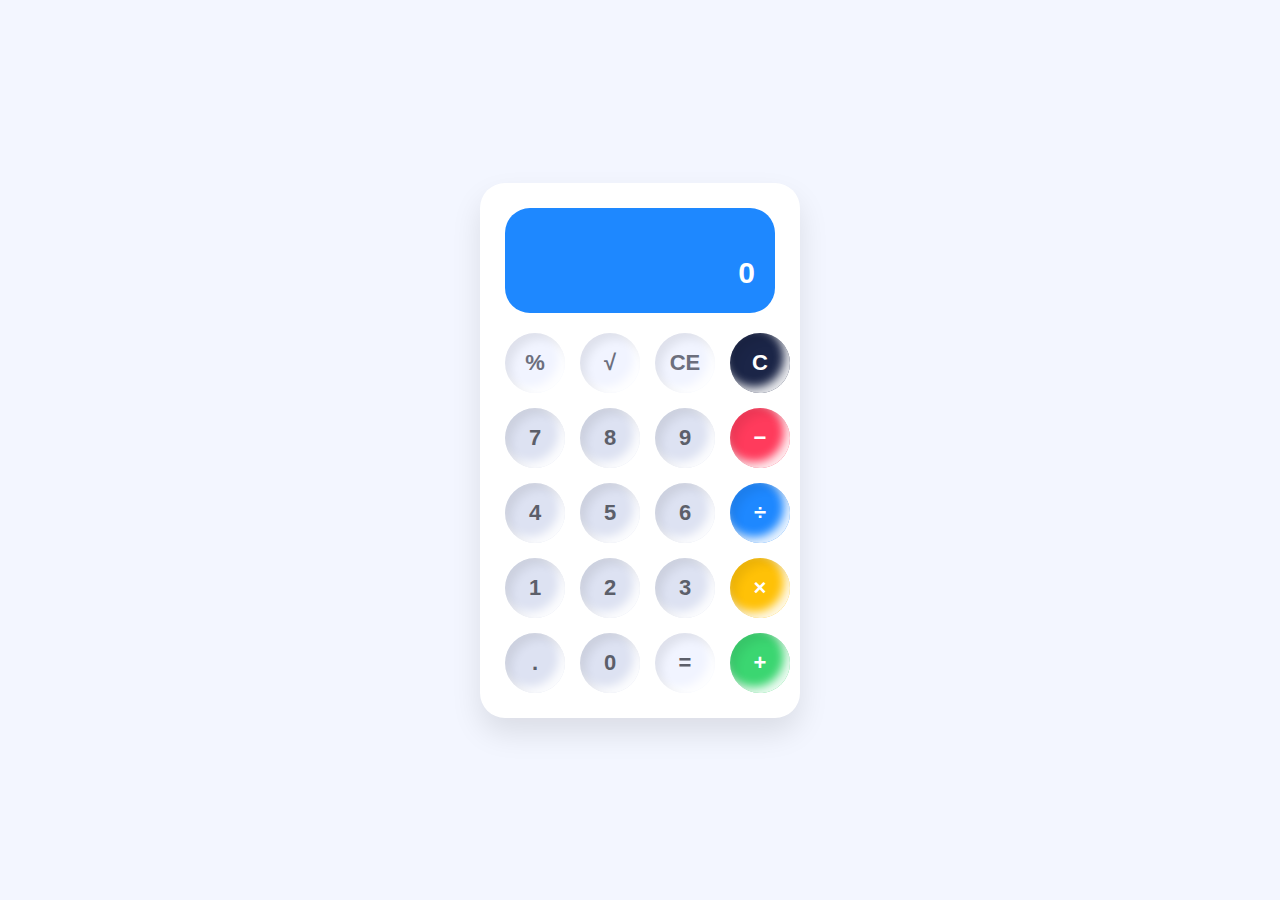
<file: CalC/index.html>
<!DOCTYPE html>
<html lang="en">
<head>
  <meta charset="UTF-8" />
  <meta name="viewport" content="width=device-width, initial-scale=1.0" />
  <title>Calculator - CodeAlpha</title>
  <link rel="stylesheet" href="style.css" />
</head>
<body>

  <div class="calculator">
    
    <div class="display">
       <div class="history" id="history"></div>
       <input type="text" id="result" value="0" readonly>
    </div>


    <div class="buttons">

      <!-- Top Row -->
      <button class="btn light" onclick="percentage()">%</button>
      <button class="btn light" onclick="squareRoot()">√</button>
      <button class="btn light" onclick="clearEntry()">CE</button>
      <button class="btn dark" onclick="clearAll()">C</button>

      <!-- Numbers -->
      <button class="btn num" onclick="appendNumber('7')">7</button>
      <button class="btn num" onclick="appendNumber('8')">8</button>
      <button class="btn num" onclick="appendNumber('9')">9</button>
      <button class="btn operator minus" onclick="setOperator('-')">−</button>

      <button class="btn num" onclick="appendNumber('4')">4</button>
      <button class="btn num" onclick="appendNumber('5')">5</button>
      <button class="btn num" onclick="appendNumber('6')">6</button>
      <button class="btn operator divide" onclick="setOperator('/')">÷</button>

      <button class="btn num" onclick="appendNumber('1')">1</button>
      <button class="btn num" onclick="appendNumber('2')">2</button>
      <button class="btn num" onclick="appendNumber('3')">3</button>
      <button class="btn operator multiply" onclick="setOperator('*')">×</button>

      <button class="btn num" onclick="appendNumber('.')">.</button>
      <button class="btn num" onclick="appendNumber('0')">0</button>
      <button class="btn equal" onclick="calculateResult()">=</button>
      <button class="btn operator plus" onclick="setOperator('+')">+</button>

    </div>
  </div>

  <script src="script.js"></script>
</body>
</html>
</file>
<file: CalC/style.css>
* {
  margin: 0;
  padding: 0;
  box-sizing: border-box;
  font-family: Arial, sans-serif;
}

body {
  height: 100vh;
  display: flex;
  justify-content: center;
  align-items: center;
  background: #f3f6ff;
}

.calculator {
  width: 320px;
  background: #ffffff;
  border-radius: 25px;
  padding: 25px;
  box-shadow: 0px 15px 30px rgba(0, 0, 0, 0.1);
}

.display {
  margin-bottom: 20px;
}

.display {
  margin-bottom: 20px;
  background: #1e88ff;
  padding: 15px 20px;
  border-radius: 25px;
}

.history {
  color: rgba(255, 255, 255, 0.8);
  font-size: 16px;
  text-align: right;
  margin-bottom: 5px;
  min-height: 20px;
}

.display input {
  width: 100%;
  height: 50px;
  border: none;
  border-radius: 20px;
  font-size: 30px;
  font-weight: bold;
  text-align: right;
  background: transparent;
  color: white;
  outline: none;
}


.buttons {
  display: grid;
  grid-template-columns: repeat(4, 1fr);
  gap: 15px;
}

.btn {
  height: 60px;
  width: 60px;
  border: none;
  border-radius: 50%;
  font-size: 22px;
  font-weight: bold;
  cursor: pointer;
  transition: 0.2s;
  box-shadow: inset 6px 6px 10px rgba(0,0,0,0.08),
              inset -6px -6px 10px rgba(255,255,255,0.9);
}

.btn:active {
  transform: scale(0.95);
}

/* Light buttons */
.light {
  background: #f1f4ff;
  color: #6c6f7d;
}

/* Dark Clear button */
.dark {
  background: #1b2547;
  color: white;
}

/* Numbers */
.num {
  background: #dde2f2;
  color: #5c5f6a;
}

/* Equal */
.equal {
  background: #f1f4ff;
  color: #5c5f6a;
}

/* Operators */
.operator {
  color: white;
}

.minus {
  background: #ff3b5c;
}

.divide {
  background: #1e88ff;
}

.multiply {
  background: #ffc107;
  color: white;
}

.plus {
  background: #3bd671;
}
</file>
